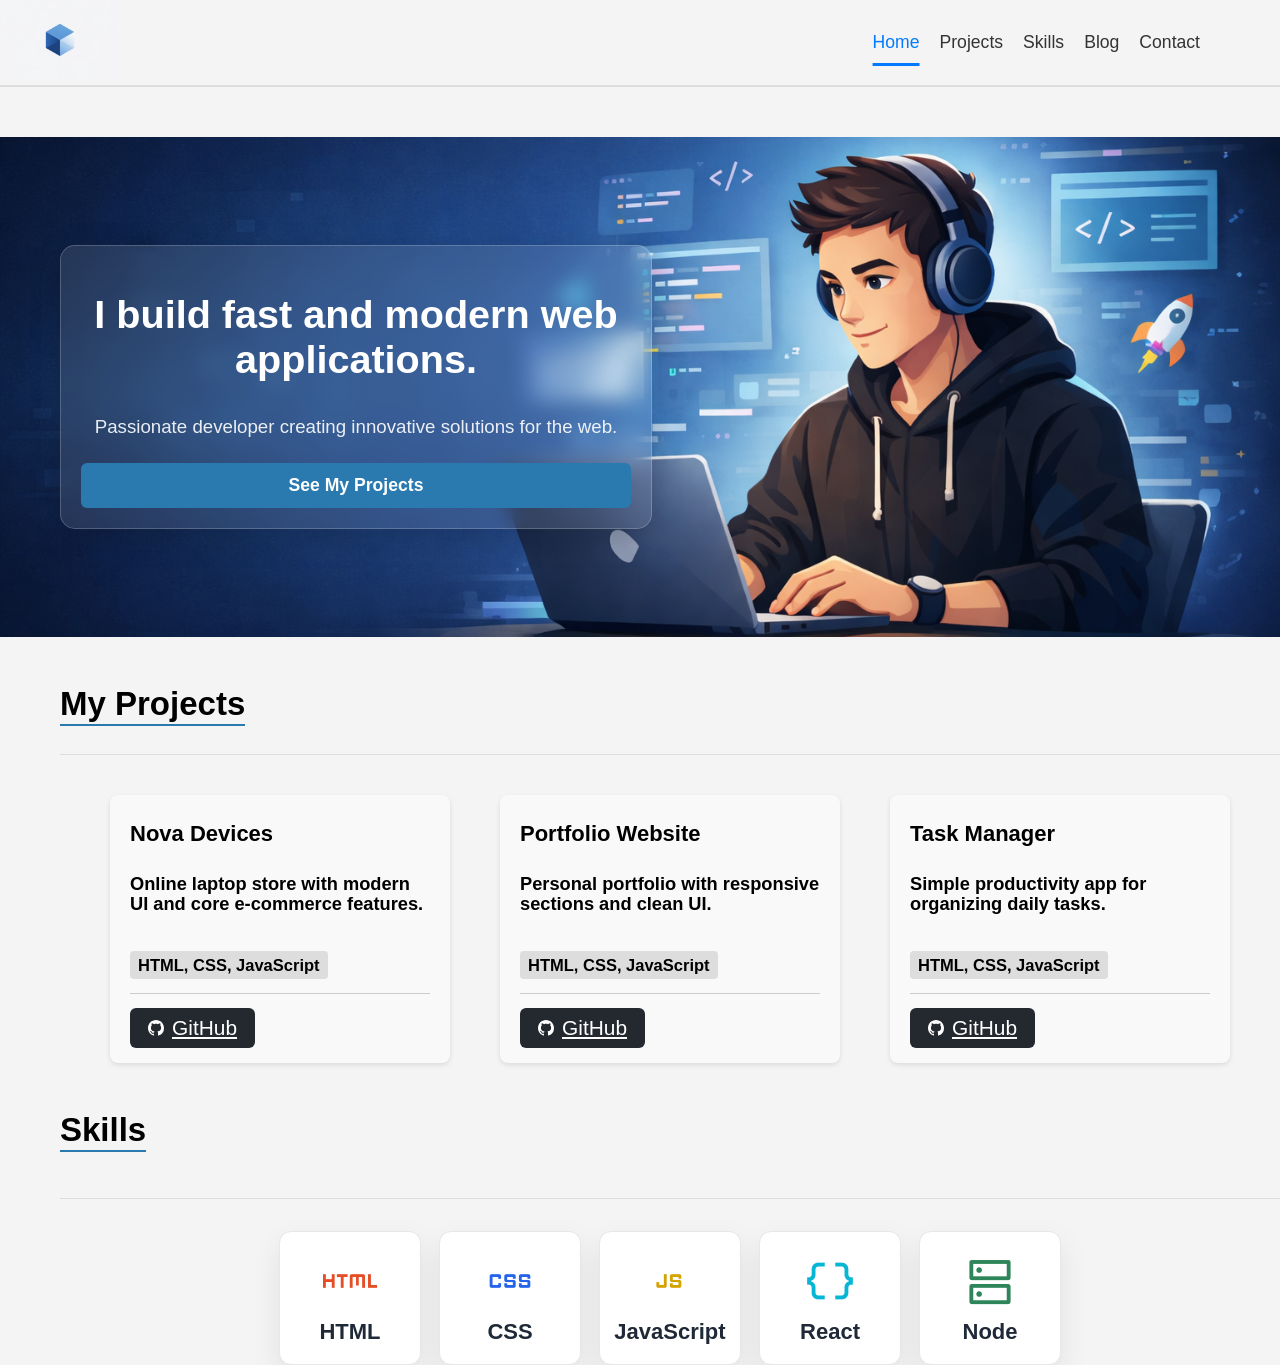
<file: index.html>
<!DOCTYPE html>
<html lang="en">
<head>
    <meta charset="UTF-8">
    <meta name="viewport" content="width=device-width, initial-scale=1.0">
    <link rel="stylesheet" href= "css/main.css">
    <link rel="stylesheet" href= "css/index.css">
    <link rel="stylesheet" href="https://fonts.googleapis.com/css2?family=Material+Symbols+Outlined:opsz,wght,FILL,GRAD@24,500,0,0&icon_names=code,css,data_object,dns,html,javascript" />
    <title>Tech Enthusiast</title>
</head>
<body>
    <header>
        <nav class="nav">
            <div>
                <img src="img/logo.png" alt="Logo">
            </div>
            <ul>
                <li><a href="index.html" class="active">Home</a></li>
                <li><a href="projects.html">Projects</a></li>
                <li><a href="#skills">Skills</a></li>
                <li><a href="blog.html">Blog</a></li>
                <li><a href="contact.html">Contact</a></li>
            </ul>
        </nav>
    </header>
    <main>
        <div class="main-content">
            <div class="hero-text">
                <h1>I build fast and modern web applications.</h1>
                <p>Passionate developer creating innovative solutions for the web.</p>
                <a href="projects.html" class="btn">See My Projects</a>
            </div>
        </div>
   </main>

   <section>
        <div class="content">
            <h2>My Projects</h2>
            <div class="projects">
                <div class="project-card">
                    <h4>Nova Devices</h4>
                    <h5>Online laptop store with modern UI and core e-commerce features.</h5>
                    <h5 class="dev">HTML, CSS, JavaScript</h5>
                    <div class="project-actions">
                        <a class="project-btn" href="https://github.com/edi-ux/NovaDvieces.git" target="_blank" rel="noopener noreferrer">
                            <svg xmlns="http://www.w3.org/2000/svg" width="16" height="16" fill="currentColor" viewBox="0 0 16 16" aria-hidden="true">
                                <path d="M8 0C3.58 0 0 3.58 0 8c0 3.54 2.29 6.53 5.47 7.59.4.07.55-.17.55-.38 0-.19-.01-.82-.01-1.49-2.01.37-2.53-.49-2.69-.94-.09-.23-.48-.94-.82-1.13-.28-.15-.68-.52-.01-.53.63-.01 1.08.58 1.23.82.72 1.21 1.87.87 2.33.66.07-.52.28-.87.51-1.07-1.78-.2-3.64-.89-3.64-3.95 0-.87.31-1.59.82-2.15-.08-.2-.36-1.02.08-2.12 0 0 .67-.21 2.2.82.64-.18 1.32-.27 2-.27s1.36.09 2 .27c1.53-1.04 2.2-.82 2.2-.82.44 1.1.16 1.92.08 2.12.51.56.82 1.27.82 2.15 0 3.07-1.87 3.75-3.65 3.95.29.25.54.73.54 1.48 0 1.07-.01 1.93-.01 2.2 0 .21.15.46.55.38A8.01 8.01 0 0 0 16 8c0-4.42-3.58-8-8-8"/>
                            </svg>
                            GitHub
                        </a>
                    </div>
                </div>
                <div class="project-card">
                    <h4>Portfolio Website</h4>
                    <h5>Personal portfolio with responsive sections and clean UI.</h5>
                    <h5 class="dev">HTML, CSS, JavaScript</h5>
                    <div class="project-actions">
                        <a class="project-btn" href="https://github.com/edi-ux/portofolio" target="_blank" rel="noopener noreferrer" aria-label="Portfolio Website GitHub link">
                            <svg xmlns="http://www.w3.org/2000/svg" width="16" height="16" fill="currentColor" viewBox="0 0 16 16" aria-hidden="true">
                                <path d="M8 0C3.58 0 0 3.58 0 8c0 3.54 2.29 6.53 5.47 7.59.4.07.55-.17.55-.38 0-.19-.01-.82-.01-1.49-2.01.37-2.53-.49-2.69-.94-.09-.23-.48-.94-.82-1.13-.28-.15-.68-.52-.01-.53.63-.01 1.08.58 1.23.82.72 1.21 1.87.87 2.33.66.07-.52.28-.87.51-1.07-1.78-.2-3.64-.89-3.64-3.95 0-.87.31-1.59.82-2.15-.08-.2-.36-1.02.08-2.12 0 0 .67-.21 2.2.82.64-.18 1.32-.27 2-.27s1.36.09 2 .27c1.53-1.04 2.2-.82 2.2-.82.44 1.1.16 1.92.08 2.12.51.56.82 1.27.82 2.15 0 3.07-1.87 3.75-3.65 3.95.29.25.54.73.54 1.48 0 1.07-.01 1.93-.01 2.2 0 .21.15.46.55.38A8.01 8.01 0 0 0 16 8c0-4.42-3.58-8-8-8"/>
                            </svg>
                            GitHub
                        </a>
                    </div>
                </div>
                <div class="project-card">
                    <h4>Task Manager</h4>
                    <h5>Simple productivity app for organizing daily tasks.</h5>
                    <h5 class="dev">HTML, CSS, JavaScript</h5>
                    <div class="project-actions">
                        <a class="project-btn" href="https://github.com/edi-ux/Task-Manager" target="_blank" rel="noopener noreferrer" aria-label="Task Manager GitHub link">
                            <svg xmlns="http://www.w3.org/2000/svg" width="16" height="16" fill="currentColor" viewBox="0 0 16 16" aria-hidden="true">
                                <path d="M8 0C3.58 0 0 3.58 0 8c0 3.54 2.29 6.53 5.47 7.59.4.07.55-.17.55-.38 0-.19-.01-.82-.01-1.49-2.01.37-2.53-.49-2.69-.94-.09-.23-.48-.94-.82-1.13-.28-.15-.68-.52-.01-.53.63-.01 1.08.58 1.23.82.72 1.21 1.87.87 2.33.66.07-.52.28-.87.51-1.07-1.78-.2-3.64-.89-3.64-3.95 0-.87.31-1.59.82-2.15-.08-.2-.36-1.02.08-2.12 0 0 .67-.21 2.2.82.64-.18 1.32-.27 2-.27s1.36.09 2 .27c1.53-1.04 2.2-.82 2.2-.82.44 1.1.16 1.92.08 2.12.51.56.82 1.27.82 2.15 0 3.07-1.87 3.75-3.65 3.95.29.25.54.73.54 1.48 0 1.07-.01 1.93-.01 2.2 0 .21.15.46.55.38A8.01 8.01 0 0 0 16 8c0-4.42-3.58-8-8-8"/>
                            </svg>
                            GitHub
                        </a>
                    </div>
                </div>
            </div>
        </div>
    </section>

    <section id="skills">
        <div class="content">
            <h2>Skills</h2>
            <div class="skills-list">
                <div class="skill-card">
                    <span class="material-symbols-outlined skill-icon html-icon" aria-hidden="true">html</span>
                    <h4>HTML</h4>
                </div>
                <div class="skill-card">
                    <span class="material-symbols-outlined skill-icon css-icon" aria-hidden="true">css</span>
                    <h4>CSS</h4>
                </div>
                <div class="skill-card">
                    <span class="material-symbols-outlined skill-icon js-icon" aria-hidden="true">javascript</span>
                    <h4>JavaScript</h4>
                </div>
                <div class="skill-card">
                    <span class="material-symbols-outlined skill-icon react-icon" aria-hidden="true">data_object</span>
                    <h4>React</h4>
                </div>
                <div class="skill-card">
                    <span class="material-symbols-outlined skill-icon node-icon" aria-hidden="true">dns</span>
                    <h4>Node</h4>
                </div>
            </div>
        </div>
        </section>

    <script src="js/index.js" defer></script>
</body>
</html>
</file>
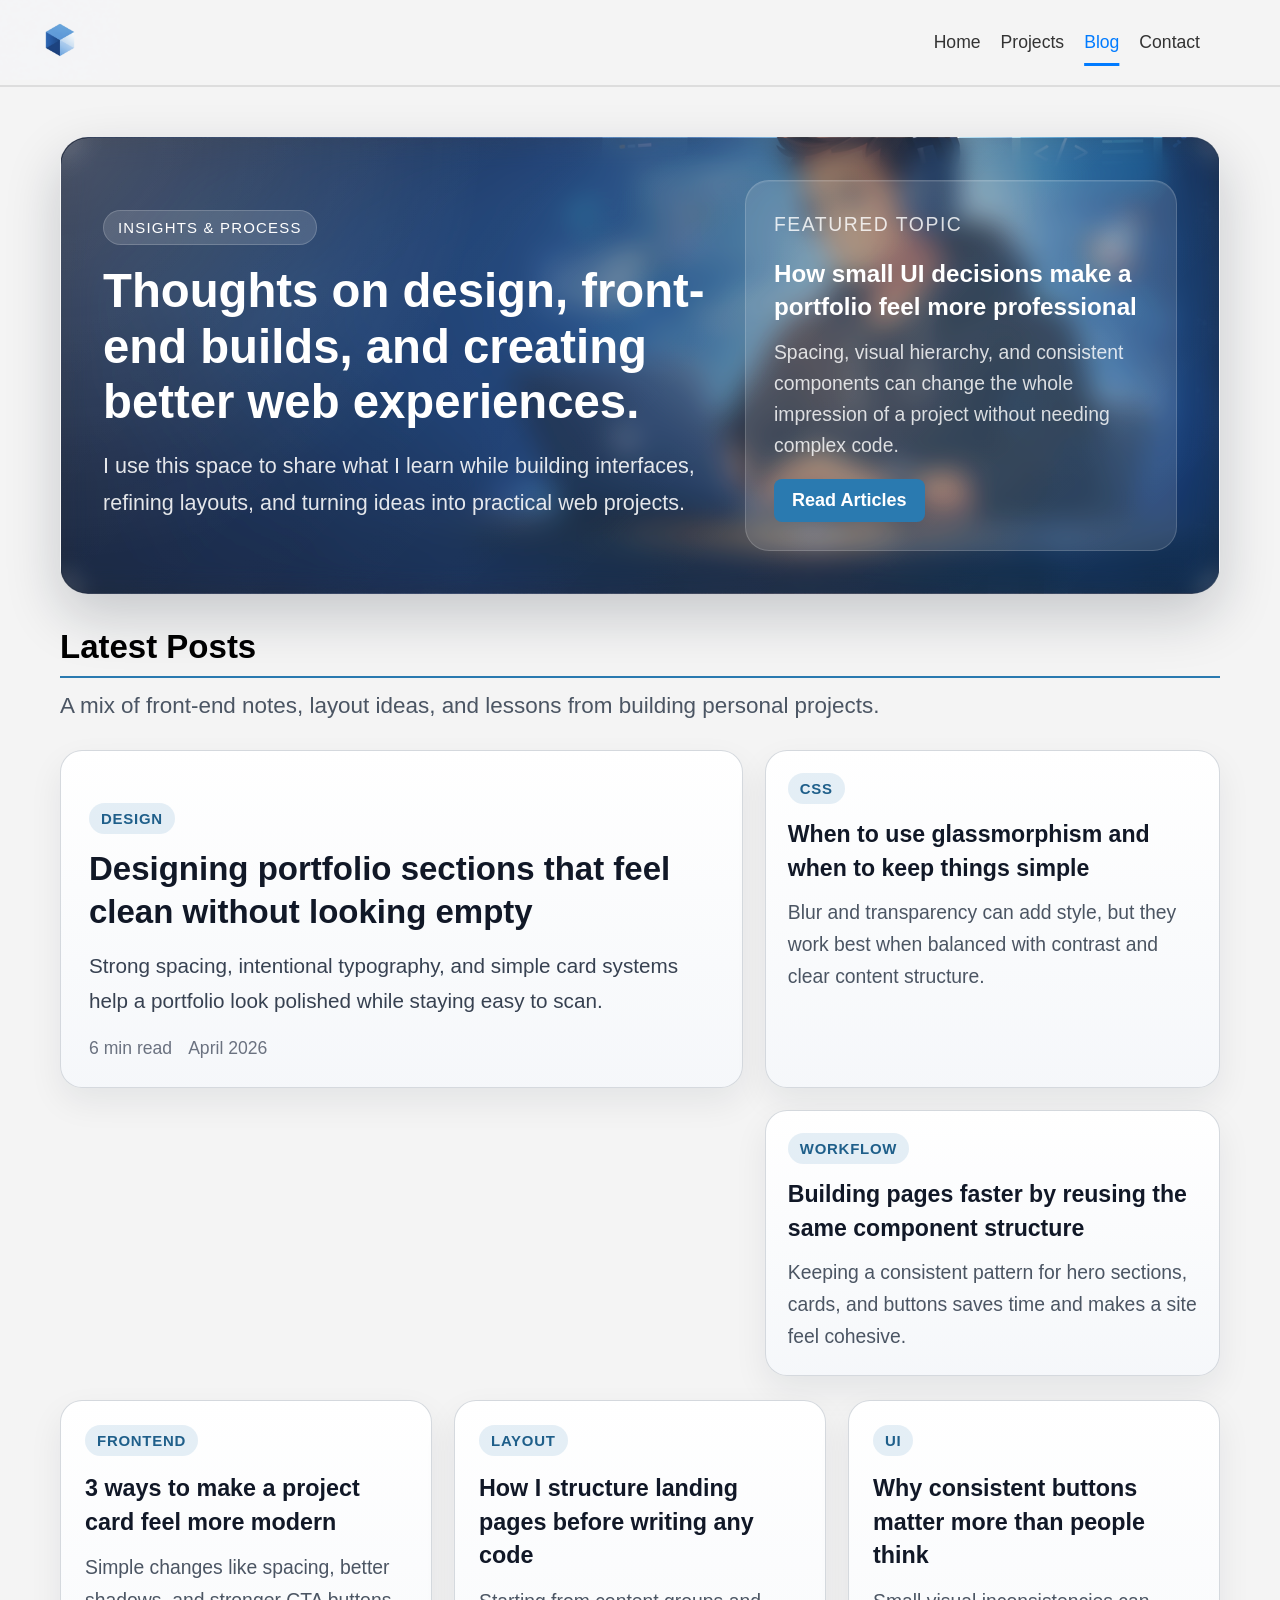
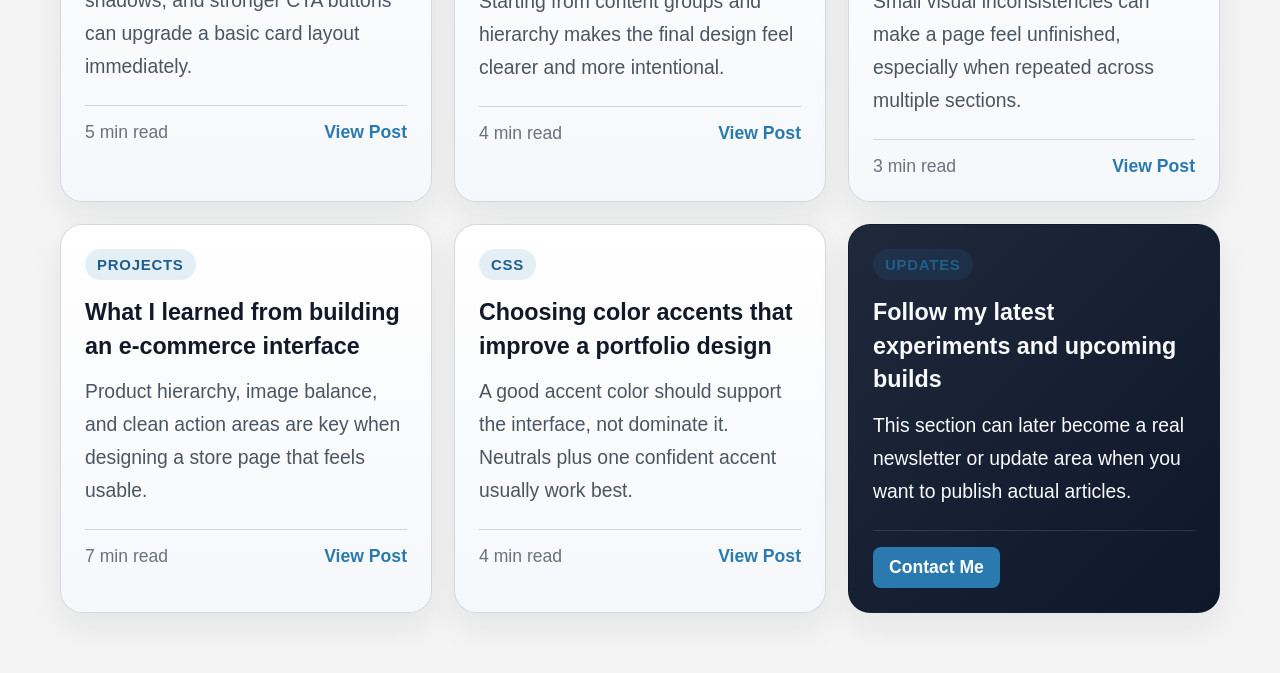
<file: blog.html>
<!DOCTYPE html>
<html lang="en">
<head>
    <meta charset="UTF-8">
    <meta name="viewport" content="width=device-width, initial-scale=1.0">
    <link rel="stylesheet" href="css/main.css">
    <link rel="stylesheet" href="css/blog.css">
    <title>Blog | Tech Enthusiast</title>
</head>
<body>
    <header>
        <nav class="nav">
            <div>
                <img src="img/logo.png" alt="Logo">
            </div>
            <ul>
                <li><a href="index.html">Home</a></li>
                <li><a href="projects.html">Projects</a></li>
                <li><a href="blog.html" class="active">Blog</a></li>
                <li><a href="contact.html">Contact</a></li>
            </ul>
        </nav>
    </header>

    <main>
        <section class="main-content">
            <div class="hero-copy">
                <span class="eyebrow">Insights & Process</span>
                <h1>Thoughts on design, front-end builds, and creating better web experiences.</h1>
                <p>I use this space to share what I learn while building interfaces, refining layouts, and turning ideas into practical web projects.</p>
            </div>

            <div class="hero-panel">
                <p class="panel-label">Featured Topic</p>
                <h3>How small UI decisions make a portfolio feel more professional</h3>
                <p>Spacing, visual hierarchy, and consistent components can change the whole impression of a project without needing complex code.</p>
                <a href="#latest-posts" class="hero-link">Read Articles</a>
            </div>
        </section>

        <section class="blog-layout" id="latest-posts">
            <div class="blog-intro">
                <h2>Latest Posts</h2>
                <p class="section-description">A mix of front-end notes, layout ideas, and lessons from building personal projects.</p>
            </div>

            <div class="featured-grid">
                <article class="featured-post">
                    <span class="post-tag">Design</span>
                    <h3>Designing portfolio sections that feel clean without looking empty</h3>
                    <p>Strong spacing, intentional typography, and simple card systems help a portfolio look polished while staying easy to scan.</p>
                    <div class="post-meta">
                        <span>6 min read</span>
                        <span>April 2026</span>
                    </div>
                </article>

                <article class="side-post">
                    <span class="post-tag">CSS</span>
                    <h3>When to use glassmorphism and when to keep things simple</h3>
                    <p>Blur and transparency can add style, but they work best when balanced with contrast and clear content structure.</p>
                </article>

                <article class="side-post">
                    <span class="post-tag">Workflow</span>
                    <h3>Building pages faster by reusing the same component structure</h3>
                    <p>Keeping a consistent pattern for hero sections, cards, and buttons saves time and makes a site feel cohesive.</p>
                </article>
            </div>

            <div class="posts-grid">
                <article class="post-card">
                    <span class="post-tag">Frontend</span>
                    <h4>3 ways to make a project card feel more modern</h4>
                    <p>Simple changes like spacing, better shadows, and stronger CTA buttons can upgrade a basic card layout immediately.</p>
                    <div class="post-footer">
                        <span>5 min read</span>
                        <a href="#">View Post</a>
                    </div>
                </article>

                <article class="post-card">
                    <span class="post-tag">Layout</span>
                    <h4>How I structure landing pages before writing any code</h4>
                    <p>Starting from content groups and hierarchy makes the final design feel clearer and more intentional.</p>
                    <div class="post-footer">
                        <span>4 min read</span>
                        <a href="#">View Post</a>
                    </div>
                </article>

                <article class="post-card">
                    <span class="post-tag">UI</span>
                    <h4>Why consistent buttons matter more than people think</h4>
                    <p>Small visual inconsistencies can make a page feel unfinished, especially when repeated across multiple sections.</p>
                    <div class="post-footer">
                        <span>3 min read</span>
                        <a href="#">View Post</a>
                    </div>
                </article>

                <article class="post-card">
                    <span class="post-tag">Projects</span>
                    <h4>What I learned from building an e-commerce interface</h4>
                    <p>Product hierarchy, image balance, and clean action areas are key when designing a store page that feels usable.</p>
                    <div class="post-footer">
                        <span>7 min read</span>
                        <a href="#">View Post</a>
                    </div>
                </article>

                <article class="post-card">
                    <span class="post-tag">CSS</span>
                    <h4>Choosing color accents that improve a portfolio design</h4>
                    <p>A good accent color should support the interface, not dominate it. Neutrals plus one confident accent usually work best.</p>
                    <div class="post-footer">
                        <span>4 min read</span>
                        <a href="#">View Post</a>
                    </div>
                </article>

                <article class="post-card newsletter-card">
                    <span class="post-tag">Updates</span>
                    <h4>Follow my latest experiments and upcoming builds</h4>
                    <p>This section can later become a real newsletter or update area when you want to publish actual articles.</p>
                    <div class="post-footer">
                        <a href="contact.html">Contact Me</a>
                    </div>
                </article>
            </div>
        </section>
    </main>
    <script src="js/blog.js" defer></script>
</body>
</html>
</file>
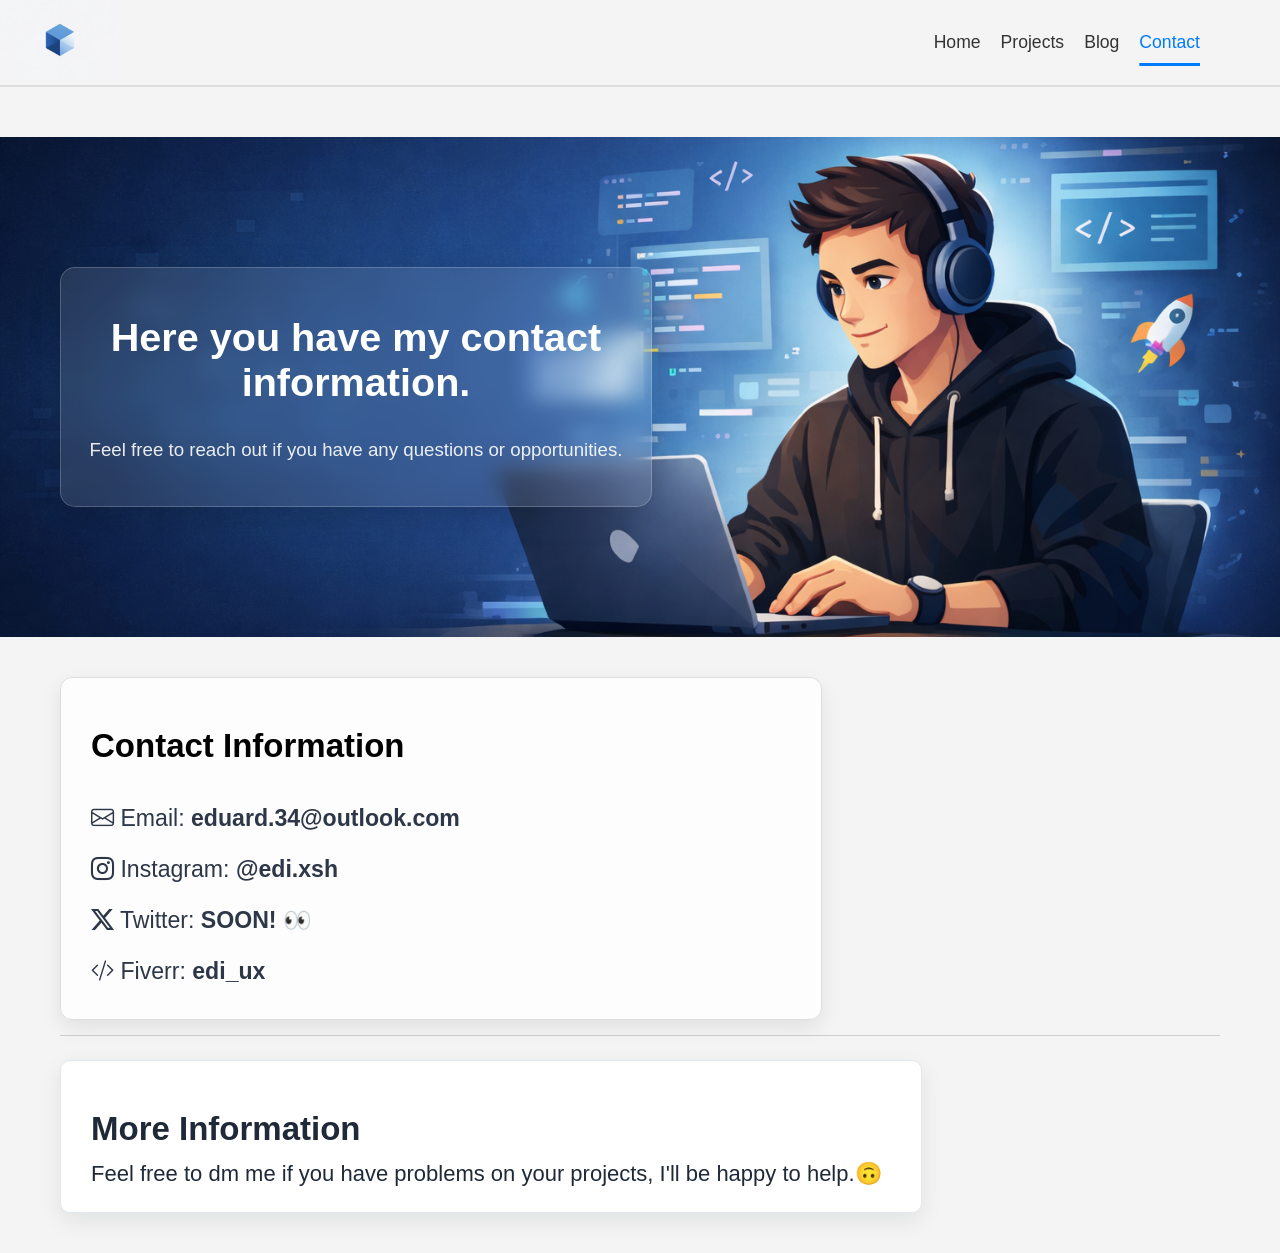
<file: contact.html>
<!DOCTYPE html>
<html lang="en">
<head>
    <meta charset="UTF-8">
    <meta name="viewport" content="width=device-width, initial-scale=1.0">
    
    <link rel="stylesheet" href= "css/main.css">
    <link rel="stylesheet" href= "css/contact.css">
    
    <link rel="stylesheet" href="https://fonts.googleapis.com/css2?family=Material+Symbols+Outlined:opsz,wght,FILL,GRAD@24,500,0,0&icon_names=code,css,data_object,dns,html,javascript" />
    <link href="https://cdn.jsdelivr.net/npm/bootstrap-icons@1.11.3/font/bootstrap-icons.css" rel="stylesheet">

    <title>Tech Enthusiast</title>
</head>
<body>
    <header>
        <nav class="nav">
            <div>
                <img src="img/logo.png" alt="Logo">
            </div>
            <ul>
                <li><a href="index.html">Home</a></li>
                <li><a href="projects.html">Projects</a></li>
                <li><a href="blog.html">Blog</a></li>
                <li><a href="contact.html" class="active">Contact</a></li>
            </ul>
        </nav>
    </header>
    <main>
        <div class="main-content">
            <div class="hero-text">
                <h1>Here you have my contact information.</h1>
                <p>Feel free to reach out if you have any questions or opportunities.</p>
            </div>
        </div>
   </main>

   <section>
        <div class="contact-info">
            <h2>Contact Information</h2>
            <p><i class="bi bi-envelope"></i> Email: <a href="mailto:eduard.34@outlook.com">eduard.34@outlook.com</a></p>
            <p><i class="bi bi-instagram"></i> Instagram: <a href="https://www.instagram.com/edi.xsh" target="_blank" rel="noopener noreferrer">@edi.xsh</a></p>
            <p><i class="bi bi-twitter-x"></i> Twitter: <a href="" target="_blank" rel="noopener noreferrer">SOON!</a> 👀</p>
            <p><i class="bi bi-code-slash"></i> Fiverr: <a href="https://www.fiverr.com/edi_ux" target="_blank" rel="noopener noreferrer">edi_ux</a></p>
        </div>

    </section>

    <section class="more-info">
        <div class="content">
            <h2>More Information</h2>
            <p>Feel free to dm me if you have problems on your projects, I'll be happy to help.🙃</p>
        </div>
    </section>

    <script src="js/contact.js" defer></script>
</body>
</html>
</file>
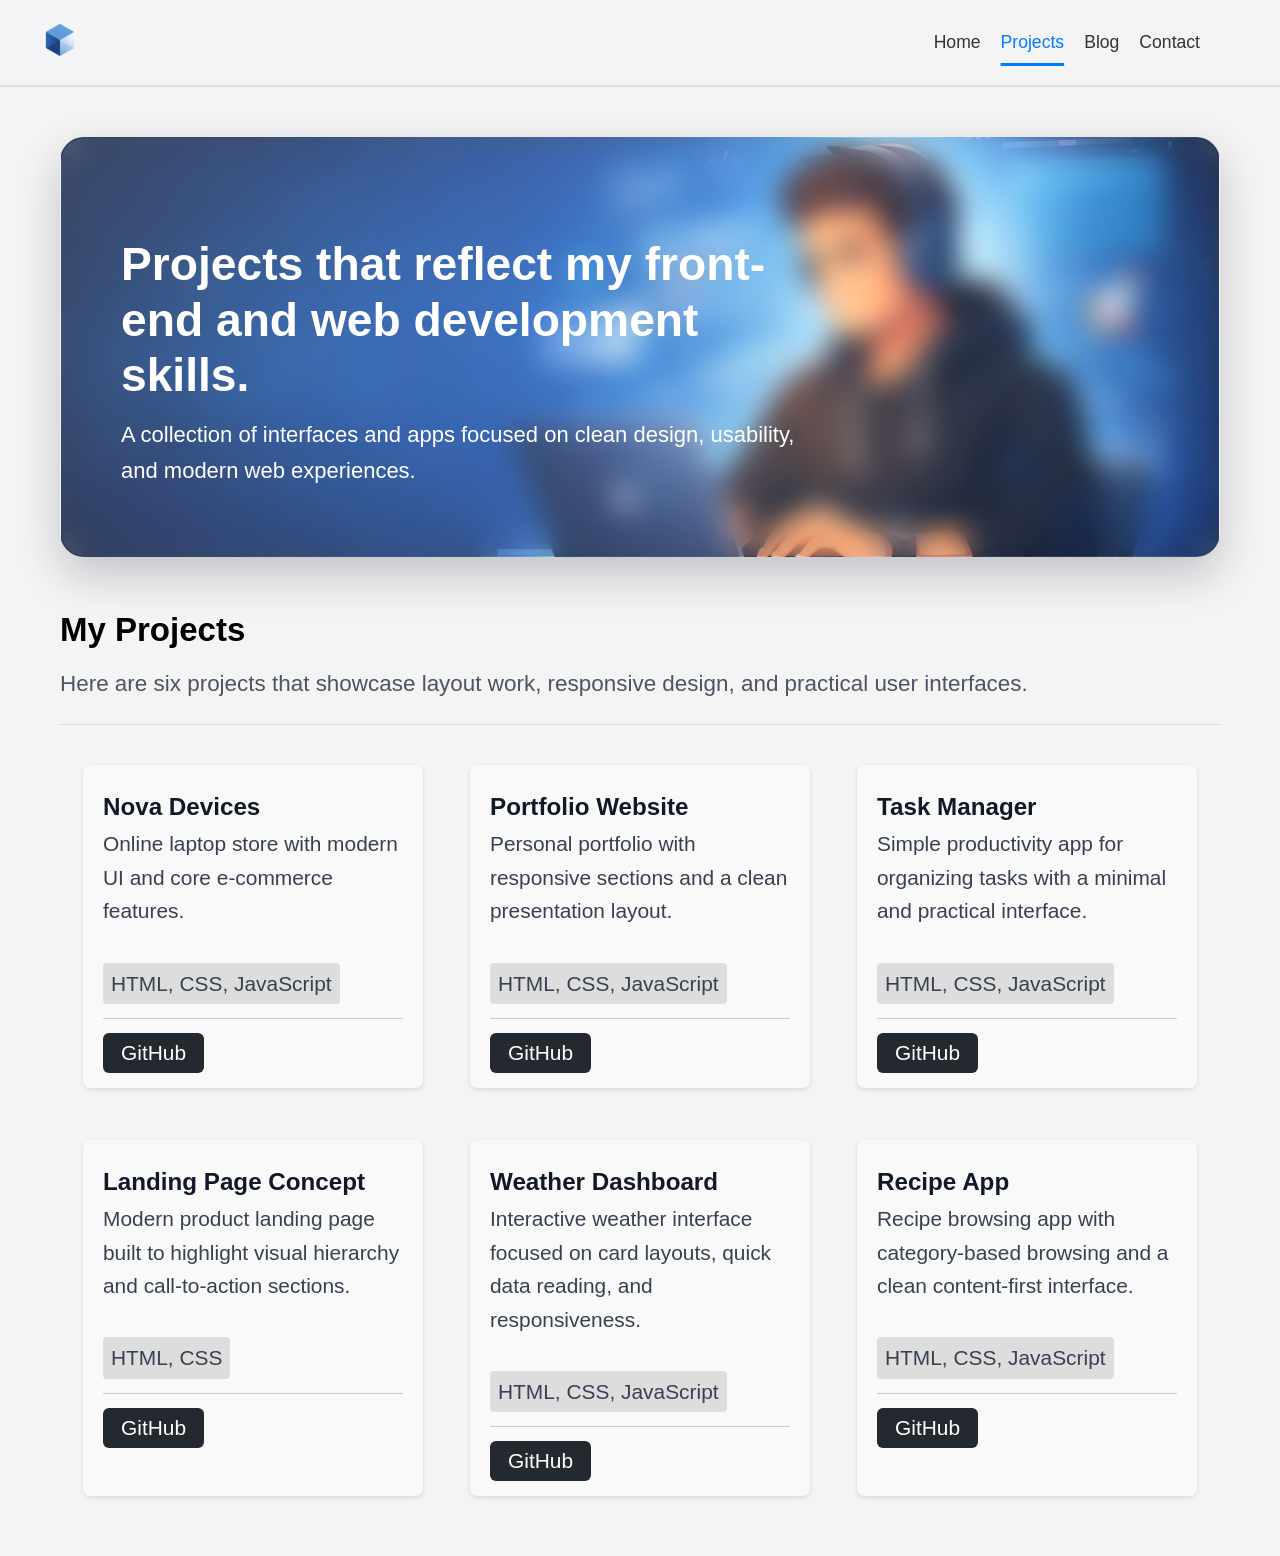
<file: projects.html>
<!DOCTYPE html>
<html lang="en">
<head>
    <meta charset="UTF-8">
    <meta name="viewport" content="width=device-width, initial-scale=1.0">
    <link rel="stylesheet" href="css/main.css">
    <link rel="stylesheet" href="css/projects.css">
    <title>Projects | Tech Enthusiast</title>
</head>
<body>
    <header>
        <nav class="nav">
            <div>
                <img src="img/logo.png" alt="Logo">
            </div>
            <ul>
                <li><a href="index.html">Home</a></li>
                <li><a href="projects.html" class="active">Projects</a></li>
                <li><a href="blog.html">Blog</a></li>
                <li><a href="contact.html">Contact</a></li>
            </ul>
        </nav>
    </header>

    <main>
        <div class="main-content">
            <div class="hero-text">
                <h1>Projects that reflect my front-end and web development skills.</h1>
                <p>A collection of interfaces and apps focused on clean design, usability, and modern web experiences.</p>
            </div>
        </div>
    </main>

    <section class="projects-section">
        <div class="content">
            <h2>My Projects</h2>
            <p class="section-description">Here are six projects that showcase layout work, responsive design, and practical user interfaces.</p>
            <div class="projects">
                <div class="project-card">
                    <h4>Nova Devices</h4>
                    <h5>Online laptop store with modern UI and core e-commerce features.</h5>
                    <h5 class="dev">HTML, CSS, JavaScript</h5>
                    <div class="project-actions">
                        <a class="project-btn" href="https://github.com/edi-ux/NovaDvieces.git" target="_blank" rel="noopener noreferrer">GitHub</a>
                    </div>
                </div>

                <div class="project-card">
                    <h4>Portfolio Website</h4>
                    <h5>Personal portfolio with responsive sections and a clean presentation layout.</h5>
                    <h5 class="dev">HTML, CSS, JavaScript</h5>
                    <div class="project-actions">
                        <a class="project-btn" href="https://github.com/edi-ux/portofolio" target="_blank" rel="noopener noreferrer" aria-label="Portfolio Website GitHub link">GitHub</a>
                    </div>
                </div>

                <div class="project-card">
                    <h4>Task Manager</h4>
                    <h5>Simple productivity app for organizing tasks with a minimal and practical interface.</h5>
                    <h5 class="dev">HTML, CSS, JavaScript</h5>
                    <div class="project-actions">
                        <a class="project-btn" href="https://github.com/edi-ux/Task-Manager" target="_blank" rel="noopener noreferrer" aria-label="Task Manager GitHub link">GitHub</a>
                    </div>
                </div>

                <div class="project-card">
                    <h4>Landing Page Concept</h4>
                    <h5>Modern product landing page built to highlight visual hierarchy and call-to-action sections.</h5>
                    <h5 class="dev">HTML, CSS</h5>
                    <div class="project-actions">
                        <a class="project-btn" href="#" aria-label="Landing Page Concept GitHub link">GitHub</a>
                    </div>
                </div>

                <div class="project-card">
                    <h4>Weather Dashboard</h4>
                    <h5>Interactive weather interface focused on card layouts, quick data reading, and responsiveness.</h5>
                    <h5 class="dev">HTML, CSS, JavaScript</h5>
                    <div class="project-actions">
                        <a class="project-btn" href="#" aria-label="Weather Dashboard GitHub link">GitHub</a>
                    </div>
                </div>

                <div class="project-card">
                    <h4>Recipe App</h4>
                    <h5>Recipe browsing app with category-based browsing and a clean content-first interface.</h5>
                    <h5 class="dev">HTML, CSS, JavaScript</h5>
                    <div class="project-actions">
                        <a class="project-btn" href="#" aria-label="Recipe App GitHub link">GitHub</a>
                    </div>
                </div>
            </div>
        </div>
    </section>
    <script src="js/projects.js" defer></script>
</body>
</html>
</file>
<file: css/main.css>
html,
body{
    font-family: Helvetica;
    background-color: #f4f4f4;
    font-size: 22px;
    margin: 0;
    padding: 0;
    width: 100%;
}

.nav{
    display: flex;
    padding-right: 80px;
    font-size: 0.8em;
    justify-content: space-between;
    align-items: center;
    border-bottom: 2px solid #ddd;
}

.nav ul{
    list-style: none;
    display: flex;
    gap: 20px;
}

.nav a{
    text-decoration: none;
    color: #333;
    font-weight: 500;
    transition: color 0.3s ease;
}

.nav a:hover{
    color: #007BFF;
}

.nav a.active{
    color: #007BFF;
    text-decoration: underline;
    text-underline-offset: 15px;
    text-decoration-thickness: 3px;
}

.nav img{
    height: 80px;
    width: auto;
}
</file>
<file: css/index.css>
.main-content {
    display: flex;
    align-items: center;
    background-image: url(../img/main-bg.png);
    background-size: cover;
    background-repeat: no-repeat;
    background-position: center -100px;
    height: 500px;
    width: 100%;
    padding: 0 60px;
    margin-top: 50px;
    box-sizing: border-box;
}
@media (max-width: 768px) {
    .main-content {
        background-position: center;
        flex-direction: column;
        height: auto;
        padding: 40px 20px;
    }
}

.hero-text {
    display: flex;
    flex-direction: column;
    text-align: center;

    color: white;
    max-width: 550px;

    background: rgba(255, 255, 255, 0.1);
    backdrop-filter: blur(10px);
    -webkit-backdrop-filter: blur(10px);

    border-radius: 15px;
    border: 1px solid rgba(255, 255, 255, 0.2);

    box-shadow: 0 8px 32px rgba(0, 0, 0, 0.2);

    border-radius: 15px;
    padding: 20px 20px;
}

.hero-text h1 {
    font-size: 1.8em;
    font-weight: bold;
    margin-bottom: 15px;
    width: 100%;
}

.hero-text p {
    font-size: 0.85em;
    margin-bottom: 25px;
    opacity: 0.9;
    width: 100%;
}

.btn {
    display: inline-block;
    text-align: center;

    background-color: #2a7ab0;
    color: white;
    

    padding: 12px 24px;
    border-radius: 6px;

    text-decoration: none;;
    font-weight: bold;
    font-size: 0.8em;
    transition: color 750ms ease, background-color 750ms ease;
}

.btn:hover {
    background-color: #1f5f8a;
}

.btn:active{
    background-color: #143e5a;
}

.content{
    display: flex;
    flex-wrap: wrap;
    margin-top: 30px;
    line-height: 20px;
    margin-left: 60px;
}

.projects{
    display: flex;
    flex-wrap: wrap;
    justify-content: space-evenly;
    border-top: 1px solid #ddd;
    width: 100%;
}

.project-card{
    width: 300px;
    margin-top: 40px;
    padding: 0 20px ;
    background-color: #f9f9f9;
    border-radius: 8px;
    box-shadow: 0 2px 5px rgba(0,0,0,0.1);
    overflow: hidden;
}

.dev {
    display: inline-block;
    font-size: 0.75em;
    background-color: #ddd;
    padding: 4px 8px;
    border-radius: 4px;
    margin-top: 6px;
    margin-bottom: 0;
}

.project-btn {
    display: flex;
    align-items: center;
    gap: 8px;
    padding: 10px 18px;
    border: none;
    box-shadow: none;
    outline: none;
    border-radius: 6px;
    background-color: #24292f;
    color: #fff;
    cursor: pointer;
    width: fit-content;
    font-size: 0.95em;
    transition: color 200ms ease, background-color 200ms ease;
}

.project-btn:hover {
    background-color: #00b3ff;
}

.project-btn:active{
    background-color: #006089;
}

.project-actions {
    margin-top: 14px;
    padding-top: 14px;
    padding-bottom: 15px;
    border-top: 1px solid #ccc;
}

.project-btn svg {
    flex-shrink: 0;
}

.section-description {
    width: 100%;
    margin: 8px 0 0;
    color: #4b5563;
    font-size: 1.05rem;
}

h2 {
    border-bottom: 2px solid #2a7ab0;
    padding-bottom: 10px;
}

.skills-list {
    display: flex;
    flex-wrap: wrap;
    justify-content: center;
    gap: 18px;
    width: 100%;
    padding-top: 32px;
    border-top: 1px solid #ddd;
    margin-top: 18px;
}

.skill-card {
    width: 140px;
    min-height: 132px;
    display: flex;
    flex-direction: column;
    align-items: center;
    justify-content: center;
    gap: 14px;
    background-color: #fff;
    border: 1px solid #e5e7eb;
    border-radius: 12px;
    box-shadow: 0 12px 30px rgba(15, 23, 42, 0.08);
    transition: box-shadow 0.2s ease, border-color 0.2s ease;
}

.skill-card:hover {
    box-shadow: 0 16px 34px rgba(15, 23, 42, 0.12);
    border-color: #cbd5e1;
}

.skill-card h4 {
    margin: 0;
    font-size: 1rem;
    color: #1f2937;
}

.material-symbols-outlined.skill-icon {
    font-size: 54px;
    line-height: 1;
    font-variation-settings: "FILL" 0, "wght" 500, "GRAD" 0, "opsz" 48;
}

.html-icon {
    color: #e44d26;
}

.css-icon {
    color: #2563eb;
}

.js-icon {
    color: #d4a300;
}

.react-icon {
    color: #06b6d4;
}

.node-icon {
    color: #2f855a;
}

@media (max-width: 768px) {
    .content {
        margin-left: 20px;
        margin-right: 20px;
    }

    .projects {
        justify-content: center;
        gap: 20px;
    }

    .project-card {
        width: 100%;
        max-width: 340px;
    }

    .skills-list {
        justify-content: center;
    }

    .skill-card {
        width: 132px;
        min-height: 124px;
    }
}
</file>
<file: css/blog.css>
.main-content {
    display: grid;
    grid-template-columns: 1.35fr 0.95fr;
    gap: 28px;
    align-items: stretch;
    background-image:
        linear-gradient(135deg, rgba(12, 18, 31, 0.58), rgba(23, 61, 89, 0.34)),
        url(../img/main-bg.png);
    background-size: cover;
    background-repeat: no-repeat;
    background-position: center;
    min-height: 430px;
    width: calc(100% - 120px);
    margin: 50px 60px 0;
    padding: 42px;
    box-sizing: border-box;
    border: 1px solid rgba(255, 255, 255, 0.18);
    border-radius: 28px;
    box-shadow: 0 22px 55px rgba(15, 23, 42, 0.2);
    overflow: hidden;
    position: relative;
}

.main-content::before {
    content: "";
    position: absolute;
    inset: 0;
    background:
        radial-gradient(circle at top left, rgba(255, 255, 255, 0.18), transparent 34%),
        linear-gradient(135deg, rgba(255, 255, 255, 0.1), rgba(255, 255, 255, 0.04));
    backdrop-filter: blur(14px) saturate(135%);
    -webkit-backdrop-filter: blur(14px) saturate(135%);
    z-index: 0;
}

.main-content > * {
    position: relative;
    z-index: 1;
}

.hero-copy {
    color: #ffffff;
    display: flex;
    flex-direction: column;
    justify-content: center;
    max-width: 680px;
}

.eyebrow {
    display: inline-block;
    width: fit-content;
    margin-bottom: 18px;
    padding: 8px 14px;
    border-radius: 999px;
    background-color: rgba(255, 255, 255, 0.14);
    border: 1px solid rgba(255, 255, 255, 0.18);
    font-size: 0.68em;
    letter-spacing: 0.08em;
    text-transform: uppercase;
}

.hero-copy h1 {
    margin: 0 0 18px;
    font-size: 2.15rem;
    line-height: 1.18;
}

.hero-copy p {
    margin: 0;
    max-width: 620px;
    line-height: 1.7;
    font-size: 0.98rem;
    color: rgba(255, 255, 255, 0.88);
}

.hero-panel {
    align-self: end;
    padding: 28px;
    border-radius: 24px;
    background: rgba(255, 255, 255, 0.12);
    border: 1px solid rgba(255, 255, 255, 0.16);
    box-shadow: inset 0 1px 0 rgba(255, 255, 255, 0.08);
    color: #fff;
}

.panel-label {
    margin: 0 0 10px;
    font-size: 0.7em;
    letter-spacing: 0.08em;
    text-transform: uppercase;
    color: rgba(255, 255, 255, 0.76);
}

.hero-panel h3 {
    margin: 0 0 14px;
    line-height: 1.35;
    font-size: 1.1rem;
}

.hero-panel p {
    margin: 0 0 18px;
    line-height: 1.6;
    font-size: 0.88rem;
    color: rgba(255, 255, 255, 0.82);
}

.hero-link {
    display: inline-flex;
    align-items: center;
    justify-content: center;
    padding: 11px 18px;
    border-radius: 8px;
    background-color: #2a7ab0;
    color: #fff;
    text-decoration: none;
    font-size: 0.82em;
    font-weight: 700;
    transition: background-color 200ms ease, box-shadow 200ms ease;
}

.hero-link:hover {
    background-color: #1f5f8a;
    box-shadow: 0 12px 24px rgba(31, 95, 138, 0.24);
}

.hero-link:active {
    background-color: #143e5a;
}

.blog-layout {
    padding: 34px 60px 60px;
}

.blog-intro h2 {
    margin: 0;
    padding-bottom: 10px;
    border-bottom: 2px solid #2a7ab0;
}

.section-description {
    margin: 10px 0 0;
    color: #4b5563;
    font-size: 1.02rem;
    line-height: 1.6;
}

.featured-grid {
    display: grid;
    grid-template-columns: 1.2fr 0.8fr;
    gap: 22px;
    margin-top: 26px;
}

.featured-post,
.side-post,
.post-card {
    background: linear-gradient(180deg, rgba(255, 255, 255, 0.96), rgba(245, 247, 250, 0.96));
    border: 1px solid rgba(209, 213, 219, 0.9);
    border-radius: 22px;
    box-shadow: 0 14px 34px rgba(15, 23, 42, 0.07);
}

.featured-post {
    padding: 28px;
    min-height: 280px;
    display: flex;
    flex-direction: column;
    justify-content: flex-end;
}

.featured-post h3 {
    margin: 14px 0 14px;
    font-size: 1.5rem;
    line-height: 1.3;
    color: #111827;
}

.featured-post p {
    margin: 0;
    color: #374151;
    line-height: 1.7;
    font-size: 0.94rem;
}

.post-meta {
    display: flex;
    gap: 16px;
    margin-top: 20px;
    color: #6b7280;
    font-size: 0.8rem;
}

.featured-grid > .side-post:last-child {
    grid-column: 2;
}

.side-post {
    padding: 22px;
}

.side-post h3 {
    margin: 14px 0 12px;
    font-size: 1.05rem;
    line-height: 1.45;
    color: #111827;
}

.side-post p {
    margin: 0;
    color: #4b5563;
    line-height: 1.65;
    font-size: 0.88rem;
}

.post-tag {
    display: inline-flex;
    width: fit-content;
    padding: 7px 12px;
    border-radius: 999px;
    background-color: rgba(42, 122, 176, 0.12);
    color: #1f5f8a;
    font-size: 0.68em;
    font-weight: 700;
    letter-spacing: 0.05em;
    text-transform: uppercase;
}

.posts-grid {
    display: grid;
    grid-template-columns: repeat(3, minmax(0, 1fr));
    gap: 22px;
    margin-top: 24px;
}

.post-card {
    padding: 24px;
}

.post-card h4 {
    margin: 16px 0 12px;
    color: #111827;
    font-size: 1.06rem;
    line-height: 1.45;
}

.post-card p {
    margin: 0;
    color: #4b5563;
    line-height: 1.7;
    font-size: 0.88rem;
}

.post-footer {
    display: flex;
    align-items: center;
    justify-content: space-between;
    gap: 12px;
    margin-top: 22px;
    padding-top: 16px;
    border-top: 1px solid #d1d5db;
    color: #6b7280;
    font-size: 0.8rem;
}

.post-footer a {
    color: #2a7ab0;
    text-decoration: none;
    font-weight: 700;
}

.post-footer a:hover {
    color: #1f5f8a;
}

.newsletter-card {
    background: linear-gradient(135deg, #1e293b, #0f172a);
    border-color: rgba(15, 23, 42, 0.3);
}

.newsletter-card h4,
.newsletter-card p,
.newsletter-card .post-footer {
    color: #f8fafc;
}

.newsletter-card .post-footer {
    border-top-color: rgba(255, 255, 255, 0.12);
    justify-content: flex-start;
}

.newsletter-card .post-footer a {
    display: inline-flex;
    align-items: center;
    justify-content: center;
    padding: 10px 16px;
    border-radius: 8px;
    background-color: #2a7ab0;
    color: #fff;
}

.newsletter-card .post-footer a:hover {
    background-color: #1f5f8a;
    color: #fff;
}

@media (max-width: 1024px) {
    .main-content {
        grid-template-columns: 1fr;
    }

    .hero-panel {
        align-self: start;
    }

    .featured-grid,
    .posts-grid {
        grid-template-columns: 1fr 1fr;
    }

    .featured-grid > .side-post:last-child {
        grid-column: auto;
    }
}

@media (max-width: 768px) {
    .main-content {
        width: calc(100% - 40px);
        margin: 30px 20px 0;
        padding: 28px 22px;
        min-height: auto;
    }

    .hero-copy h1 {
        font-size: 1.7rem;
    }

    .blog-layout {
        padding: 28px 20px 44px;
    }

    .featured-grid,
    .posts-grid {
        grid-template-columns: 1fr;
    }

    .featured-post,
    .side-post,
    .post-card {
        border-radius: 18px;
    }

    .post-footer {
        align-items: flex-start;
        flex-direction: column;
    }
}
</file>
<file: css/contact.css>
.main-content {
    display: flex;
    align-items: center;

    background-image: url(../img/main-bg.png);
    background-size: cover;
    background-repeat: no-repeat;
    background-position: center -100px;
    height: 500px;
    width: 100%;

    padding: 0 60px;
    margin-top: 50px;
    box-sizing: border-box;
}
@media (max-width: 768px) {
    .main-content {
        background-position: center;
        flex-direction: column;
        height: auto;
        padding: 40px 20px;
    }
}

.hero-text {
    display: flex;
    flex-direction: column;
    text-align: center;

    color: white;
    max-width: 550px;

    background: rgba(255, 255, 255, 0.1);
    backdrop-filter: blur(10px); 
    -webkit-backdrop-filter: blur(10px);

    border-radius: 15px;
    border: 1px solid rgba(255, 255, 255, 0.2);

    box-shadow: 0 8px 32px rgba(0, 0, 0, 0.2);

    border-radius: 15px;
    padding: 20px 20px;
}

.hero-text h1 {
    font-size: 1.8em;
    font-weight: bold;
    margin-bottom: 15px;
    width: 100%;
}

.hero-text p {
    font-size: 0.85em;
    margin-bottom: 25px;
    opacity: 0.9;
    width: 100%;
}

/* Contact Section */
.contact-info {
    display: flex;
    flex-direction: column;
    align-items: flex-start;
    text-align: left;

    width: calc(100% - 120px);
    max-width: 700px;
    margin: 40px 60px 0 60px;
    padding: 22px 30px;

    background-color: #ffffffdd;
    border: 1px solid #ddd;
    border-radius: 12px;
    box-shadow: 0 8px 20px rgba(0,0,0,0.08);
}

.contact-info h2 {
    width: 100%;
    text-align: left;
}

.contact-info p {
    font-size: 1.05rem;
    margin: 12px 0;
    color: #2d3748;
}

.contact-info a {
    color: #2d3748;
    text-decoration: none;
    font-weight: 600;
    transition: color 0.3s ease;
}

.contact-info a:hover {
    color: #7c3f99;
    text-decoration: underline;
    text-underline-offset: 5px;
}

/* Linie intre contact si mai multe informatii */
.more-info {
    display: block;
    width: 100%;
}

.more-info::before {
    content: "";
    display: block;
    width: calc(100% - 120px);
    max-width: 100%;
    height: 1px;
    margin: 15px 0 0 60px;
    background-color: #ccc;
}

.more-info .content {
    display: flex;
    flex-direction: column;
    align-items: flex-start;
    text-align: left;
    width: calc(100% - 120px);
    max-width: 800px;
    margin: 24px 0 40px 60px;
    padding: 22px 30px;

    background-color: #fff;
    color: #1f2937;

    border-radius: 10px;
    border: 1px solid #e2e8f0;
    box-shadow: 0 8px 22px rgba(15, 23, 42, 0.08);
}

.more-info .content h2 { 
    margin-bottom: 10px;
}

.more-info .content p {
    margin: 0;
    line-height: 1.45;
    font-size: 1rem;
}
</file>
<file: css/projects.css>
.main-content {
    display: flex;
    align-items: center;
    background-image: url(../img/main-bg.png);
    background-size: cover;
    background-repeat: no-repeat;
    background-position: center -100px;
    min-height: 420px;
    width: calc(100% - 120px);
    margin: 50px 60px 0;
    padding: 40px 60px;
    box-sizing: border-box;
    border: 1px solid rgba(255, 255, 255, 0.18);
    border-radius: 24px;
    box-shadow: 0 18px 45px rgba(15, 23, 42, 0.22);
    overflow: hidden;
    position: relative;
}

.main-content::before {
    content: "";
    position: absolute;
    inset: 0;
    background: linear-gradient(
        135deg,
        rgba(255, 255, 255, 0.22),
        rgba(255, 255, 255, 0.08)
    );
    backdrop-filter: blur(14px) saturate(140%);
    -webkit-backdrop-filter: blur(14px) saturate(140%);
    z-index: 0;
}

.main-content > * {
    position: relative;
    z-index: 1;
}

.hero-text {
    color: white;
    max-width: 65%;
}

.hero-text h1 {
    font-size: 2.1rem;
    margin-bottom: 14px;
    line-height: 1.2;
}

.hero-text p {
    font-size: 1rem;
    margin: 0;
    opacity: 0.92;
    line-height: 1.6;
}

.projects-section {
    padding-bottom: 60px;
}

.content {
    display: flex;
    flex-wrap: wrap;
    margin: 36px 60px 0;
    line-height: 20px;
}

.content h2 {
    width: 100%;
    padding-bottom: 10px;
    margin-bottom: 8px;
}

.section-description {
    width: 100%;
    margin: 8px 0 0;
    color: #4b5563;
    font-size: 1.02rem;
    line-height: 1.6;
}

.projects {
    display: flex;
    flex-wrap: wrap;
    justify-content: space-evenly;
    gap: 24px;
    border-top: 1px solid #ddd;
    width: 100%;
    margin-top: 22px;
    padding-top: 12px;
}

.project-card {
    width: 300px;
    margin-top: 28px;
    padding: 0 20px;
    background-color: #f9f9f9;
    border-radius: 8px;
    box-shadow: 0 2px 5px rgba(0, 0, 0, 0.1);
    overflow: hidden;
}

.project-card h4 {
    margin-bottom: 10px;
    font-size: 1.1rem;
    color: #111827;
}

.project-card h5 {
    margin-top: 0;
    font-size: 0.95rem;
    font-weight: 500;
    color: #374151;
    line-height: 1.6;
}

.dev {
    display: inline-block;
    font-size: 0.75em;
    background-color: #ddd;
    padding: 4px 8px;
    border-radius: 4px;
    margin-top: 6px;
    margin-bottom: 0;
    color: #111827;
}

.project-actions {
    margin-top: 14px;
    padding-top: 14px;
    padding-bottom: 15px;
    border-top: 1px solid #ccc;
}

.project-btn {
    display: inline-flex;
    align-items: center;
    justify-content: center;
    gap: 8px;
    padding: 10px 18px;
    border: none;
    border-radius: 6px;
    background-color: #24292f;
    color: #fff;
    cursor: pointer;
    width: fit-content;
    font-size: 0.95em;
    text-decoration: none;
    transition: background-color 200ms ease, color 200ms ease;
}

.project-btn:hover {
    background-color: #00b3ff;
}

.project-btn:active {
    background-color: #006089;
}

@media (max-width: 768px) {
    .main-content {
        width: calc(100% - 40px);
        min-height: auto;
        margin: 30px 20px 0;
        padding: 32px 24px;
        background-position: center;
    }

    .hero-text h1 {
        font-size: 1.7rem;
    }

    .content {
        margin: 28px 20px 0;
    }

    .projects {
        justify-content: center;
        gap: 20px;
    }

    .project-card {
        width: 100%;
        max-width: 340px;
    }
}
</file>
